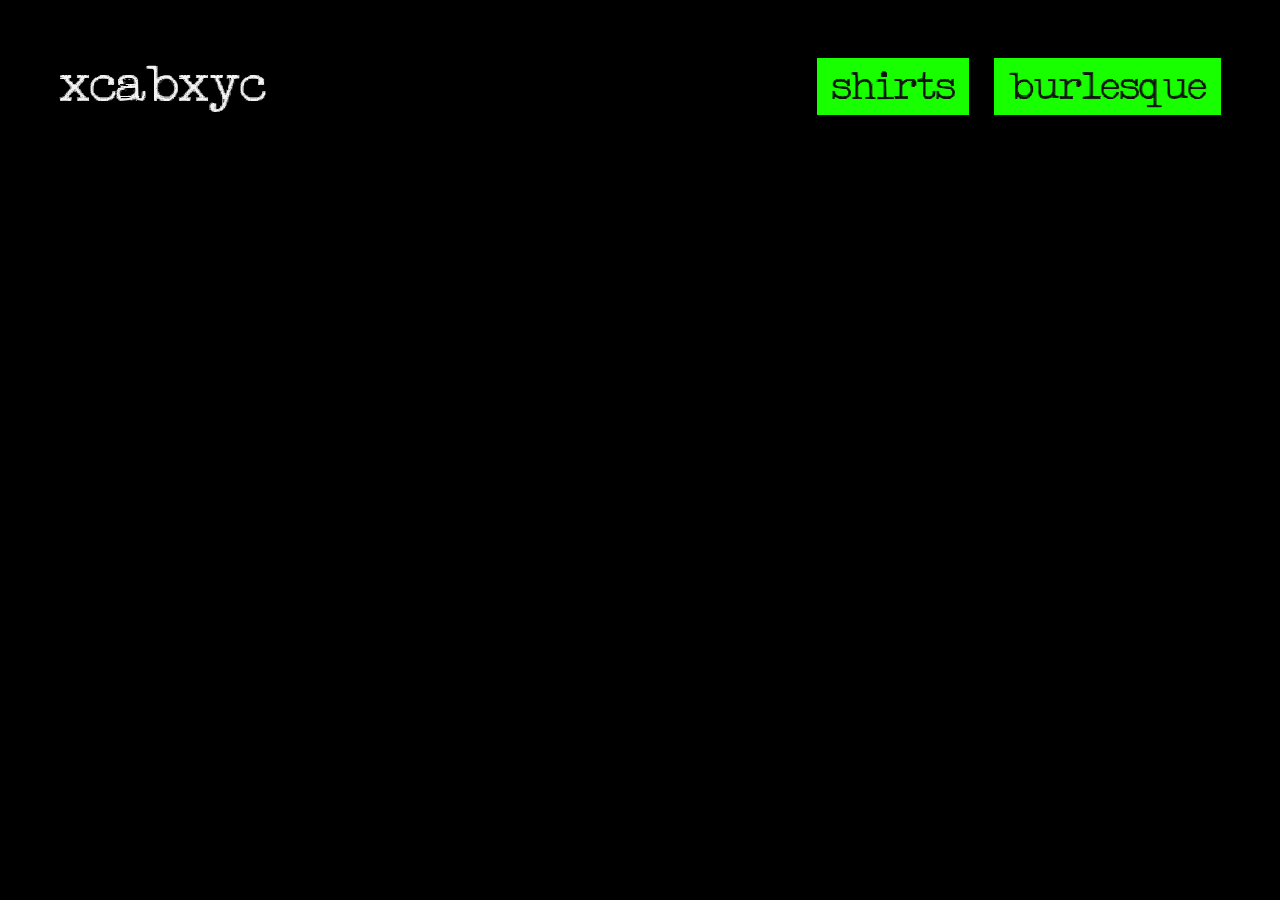
<file: index.html>
<!DOCTYPE html>
<html lang="en">
<head>
  <link rel="shortcut icon" href="/favicon.ico" />
  <meta charset="UTF-8" />
  <meta name="viewport" content="width=device-width, initial-scale=1.0" />
  <title>xcabxyc</title>
  <link rel="stylesheet" href="styles.css" />
</head>
<body>
  <main class="page">
    <h1 class="site-title">xcabxyc</h1>

    <nav class="button-row" aria-label="Main links">
      <a class="nav-button" href="https://xcab.xyz/shirts">shirts</a>
      <a class="nav-button" href="https://xcab.xyz/burlesque/" target="_blank" rel="noopener noreferrer">burlesque</a>
    </nav>
  </main>
</body>
</html>
</file>
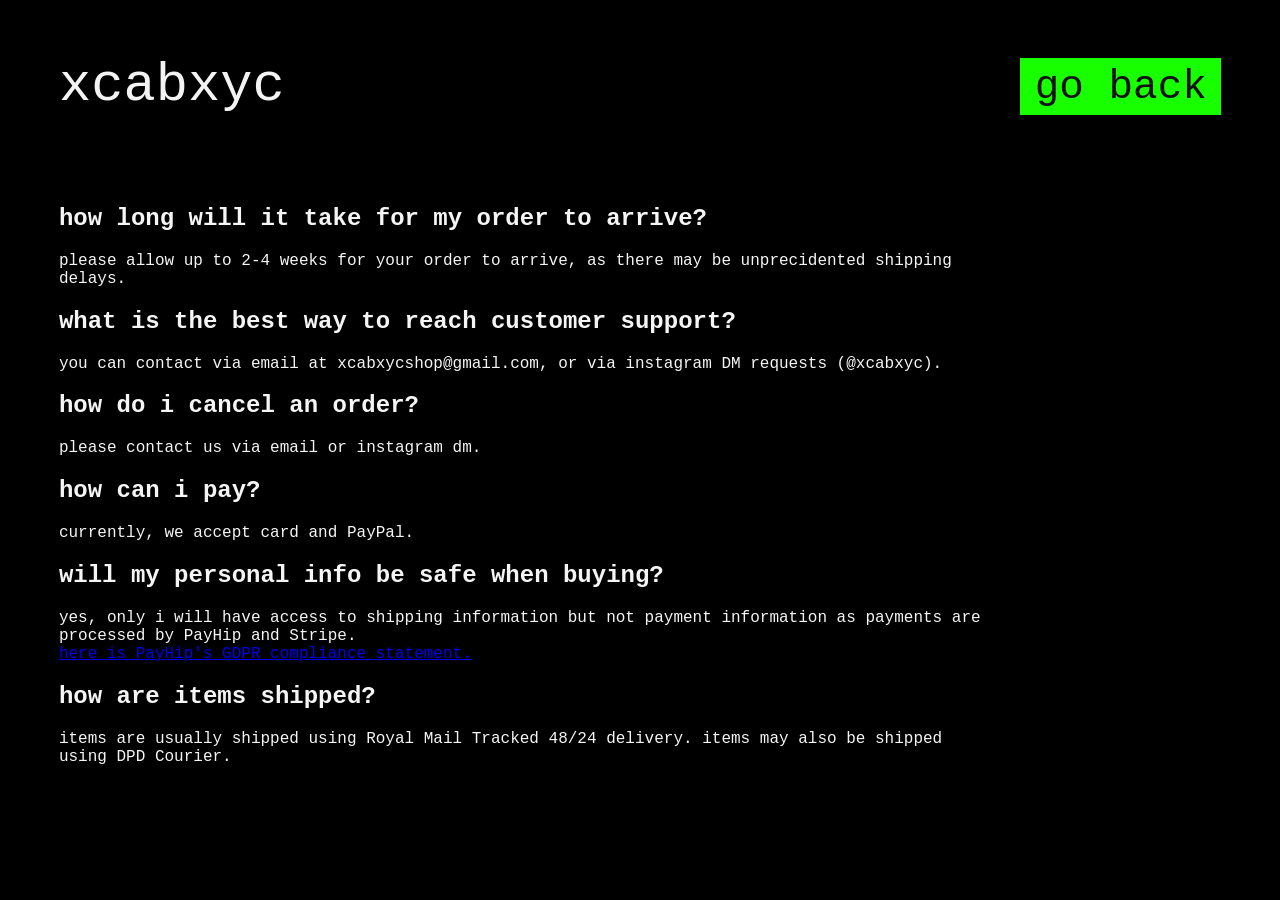
<file: shirts/faq/index.html>
<!DOCTYPE html>
<html lang="en">
<head>
  <link rel="shortcut icon" href="/favicon.ico" />
  <meta charset="UTF-8" />
  <meta name="viewport" content="width=device-width, initial-scale=1.0" />
  <title>xcabxyc faq</title>
  <link rel="stylesheet" href="styles.css" />
</head>
<body>
  <main class="page">
    <div class="left-column">
      <h1 class="site-title">xcabxyc</h1>

      <section class="faq-area" aria-label="FAQ content">
        <h2>how long will it take for my order to arrive?</h2>
        <p>please allow up to 2-4 weeks for your order to arrive, as there may be unprecidented shipping delays.</p>

        <h2>what is the best way to reach customer support?</h2>
        <p>you can contact via email at xcabxycshop@gmail.com, or via instagram DM requests (@xcabxyc).</p>
        
        <h2>how do i cancel an order?</h2>
        <p>please contact us via email or instagram dm.</p>

        <h2>how can i pay?</h2>
        <p>currently, we accept card and PayPal.</p>

        <h2>will my personal info be safe when buying?</h2>
        <p>yes, only i will have access to shipping information but not payment information as payments are processed by PayHip and Stripe.<br><a href="https://payhip.com/gdpr">here is PayHip's GDPR compliance statement.</a></p>

        <h2>how are items shipped?</h2>
        <p>items are usually shipped using Royal Mail Tracked 48/24 delivery. items may also be shipped using DPD Courier.</p>
      </section>
    </div>

    <nav class="button-row" aria-label="Main links">
      <a class="nav-button" href="https://xcab.xyz/shirts">go back</a>
    </nav>
  </main>
</body>
</html>
</file>
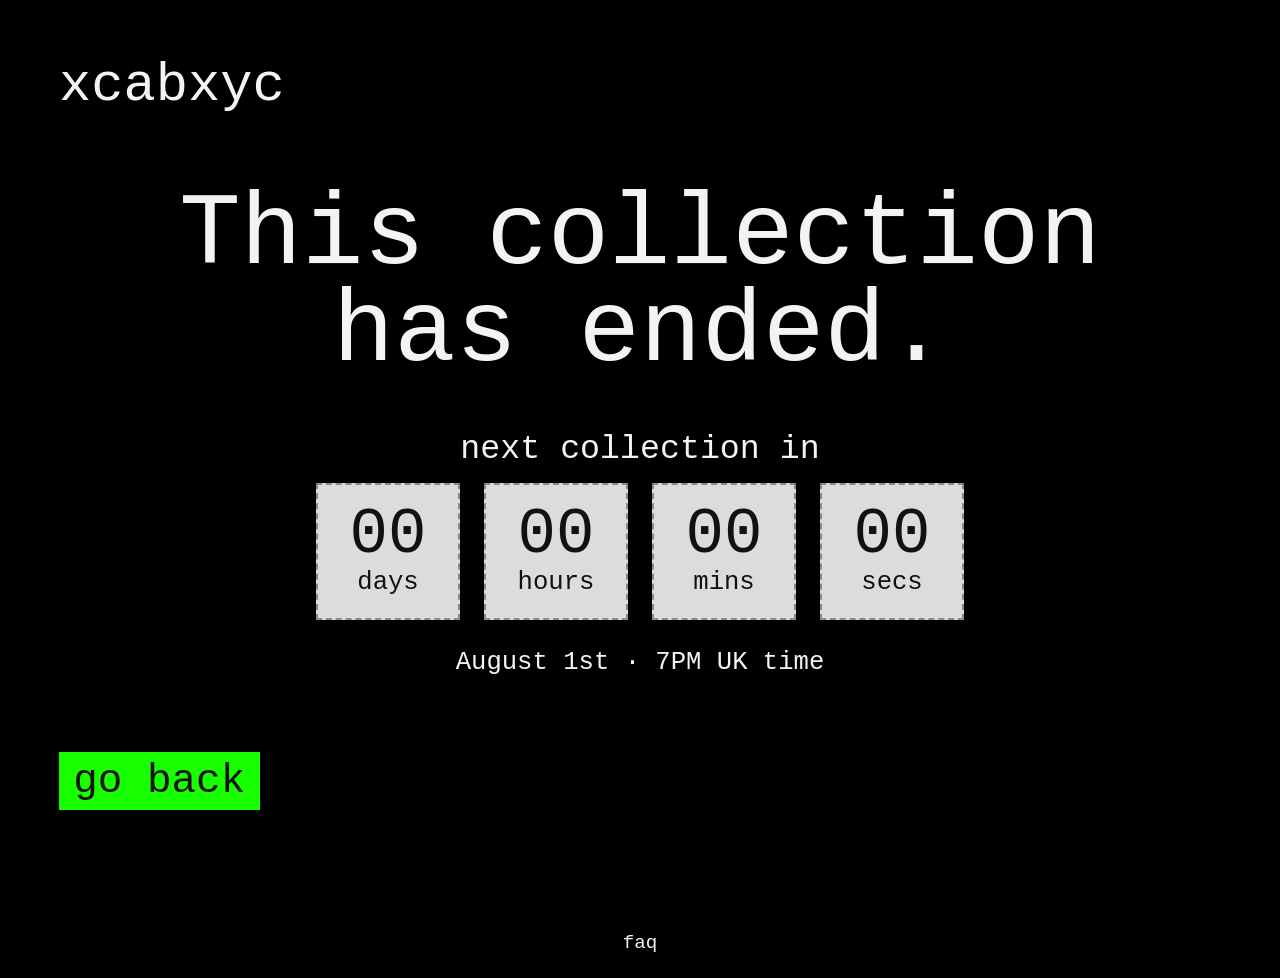
<file: shirts/Collection Ended Countdown Page.html>
<!DOCTYPE html>
<html lang="en">
<head>
  <link rel="shortcut icon" href="/favicon.ico" />
  <meta charset="UTF-8" />
  <meta name="viewport" content="width=device-width, initial-scale=1.0" />
  <title>xcabxyc</title>
  <style>
    @font-face {
      font-family: "Typeright";
      src: url("https://www.xcab.xyz/fonts/TypeRight.ttf") format("truetype");
      font-weight: normal;
      font-style: normal;
    }

    :root {
      --bg: #0000;
      --text: #f5f5f5;
      --green: #18ff00;
      --green-hover: #31ff1b;
      --shadow: rgba(0, 0, 0, 0.25);
      --title-font: "Typeright", "American Typewriter", "Courier New", monospace;
      --button-font: "Typeright", "American Typewriter", "Courier New", monospace;
    }

    * {
      box-sizing: border-box;
    }

    html,
    body {
      margin: 0;
      min-height: 100%;
      background: var(--bg);
      color: var(--text);
    }

    body {
      min-height: 100vh;
      font-family: var(--title-font);
    }

    .page {
      min-height: 100vh;
      width: 100%;
      padding: 4.2vw 4.6vw;
      display: flex;
      align-items: flex-start;
      justify-content: space-between;
      gap: 2rem;
      background: #000;
      flex-wrap: wrap;
    }

    .site-title {
      margin: 0;
      font-family: var(--title-font);
      font-weight: 400;
      font-size: clamp(2.4rem, 4.2vw, 4.4rem);
      line-height: 1;
      letter-spacing: 0;
      color: #f3f3f3;
      white-space: nowrap;
      padding-top: 0.1em;
    }

    .button-row {
      display: flex;
      align-items: flex-start;
      gap: clamp(0.75rem, 2vw, 2rem);
      padding-top: 0.3vw;
      flex-wrap: wrap;
      justify-content: flex-end;
    }

    .nav-button {
      appearance: none;
      display: inline-flex;
      align-items: center;
      justify-content: center;
      border: none;
      background: var(--green);
      color: #111;
      text-decoration: none;
      font-family: var(--button-font);
      font-size: clamp(1.85rem, 3.2vw, 3.5rem);
      line-height: 1;
      padding: 0.22em 0.35em 0.18em;
      box-shadow: 0 0 0 1px rgba(0,0,0,0.15), 0 1px 0 var(--shadow);
      transition: transform 120ms ease, background-color 120ms ease;
      white-space: nowrap;
      -webkit-tap-highlight-color: transparent;
    }

    .nav-button:hover,
    .nav-button:focus-visible {
      background: var(--green-hover);
      transform: translateY(-1px);
      outline: none;
    }

    .nav-button:active {
      transform: translateY(0);
    }

    .left-column {
      display: flex;
      flex-direction: column;
      align-items: flex-start;
      flex: 1 1 100%;
    }

    .collection-ended {
      width: 100%;
      min-height: 55vh;
      margin-top: 4.5rem;
      display: flex;
      flex-direction: column;
      align-items: center;
      justify-content: center;
      text-align: center;
      color: #f3f3f3;
      font-family: var(--title-font);
    }

    .ended-message {
      margin: 0;
      font-family: var(--title-font);
      font-weight: 400;
      font-size: clamp(3rem, 8vw, 8rem);
      line-height: 0.95;
      letter-spacing: 0;
      color: #f3f3f3;
    }

    .countdown-wrap {
      margin-top: clamp(2rem, 4vw, 4rem);
      display: flex;
      flex-direction: column;
      align-items: center;
      gap: 1rem;
    }

    .countdown-label {
      margin: 0;
      font-family: var(--button-font);
      font-size: clamp(1.4rem, 2.6vw, 2.4rem);
      line-height: 1;
      color: #f3f3f3;
    }

    .countdown {
      display: flex;
      justify-content: center;
      align-items: stretch;
      gap: clamp(0.75rem, 2vw, 1.5rem);
      flex-wrap: wrap;
    }

    .countdown-unit {
      min-width: clamp(5rem, 12vw, 9rem);
      background: #dcdcdc;
      color: #111;
      border: 2px dashed #8a8a8a;
      padding: clamp(0.8rem, 2vw, 1.4rem) clamp(0.7rem, 1.6vw, 1.2rem);
      display: flex;
      flex-direction: column;
      align-items: center;
      justify-content: center;
      box-shadow: 0 1px 0 var(--shadow);
    }

    .countdown-number {
      font-family: var(--button-font);
      font-size: clamp(2.3rem, 5vw, 5rem);
      line-height: 0.9;
      color: #111;
    }

    .countdown-text {
      margin-top: 0.35rem;
      font-family: var(--button-font);
      font-size: clamp(1rem, 2vw, 1.7rem);
      line-height: 1;
      color: #111;
    }

    .countdown-date {
      margin: 0.8rem 0 0;
      font-family: var(--button-font);
      font-size: clamp(1.1rem, 2vw, 1.7rem);
      line-height: 1.1;
      color: #f3f3f3;
    }

    .faq-footer {
      width: 100%;
      padding: 2rem 1rem 1.5rem;
      text-align: center;
      background: #000;
    }

    .faq-footer a {
      color: #f3f3f3;
      font-family: var(--button-font);
      font-size: clamp(1rem, 1.5vw, 1.35rem);
      text-decoration: none;
    }

    .faq-footer a:hover,
    .faq-footer a:focus-visible {
      color: var(--green);
      outline: none;
    }

    @media (max-width: 700px) {
      .page {
        min-height: 100vh;
        padding: 1.5rem 1rem;
        flex-direction: row;
        align-items: flex-start;
        justify-content: space-between;
        gap: 1rem;
      }

      .site-title {
        font-size: clamp(2rem, 8vw, 2.8rem);
        line-height: 1;
        margin: 0;
        white-space: nowrap;
      }

      .button-row {
        display: flex;
        flex-direction: row;
        align-items: flex-start;
        justify-content: flex-end;
        gap: 0.5rem;
        flex-wrap: nowrap;
      }

      .nav-button {
        font-size: clamp(1rem, 4.5vw, 1.5rem);
        padding: 0.25em 0.4em 0.2em;
        line-height: 1;
        white-space: nowrap;
      }

      .collection-ended {
        min-height: 62vh;
        margin-top: 3rem;
      }

      .ended-message {
        font-size: clamp(3rem, 15vw, 5.5rem);
      }

      .countdown {
        gap: 0.65rem;
      }

      .countdown-unit {
        min-width: calc(50% - 0.65rem);
      }
    }
  </style>
</head>
<body>
  <main class="page">
    <div class="left-column">
      <h1 class="site-title">xcabxyc</h1>

      <section class="collection-ended" aria-label="Collection ended notice">
        <h2 class="ended-message">This collection has ended.</h2>

        <div class="countdown-wrap" aria-label="Countdown to August 1st, 7PM UK time">
          <p class="countdown-label">next collection in</p>

          <div class="countdown">
            <div class="countdown-unit">
              <span class="countdown-number" id="days">00</span>
              <span class="countdown-text">days</span>
            </div>
            <div class="countdown-unit">
              <span class="countdown-number" id="hours">00</span>
              <span class="countdown-text">hours</span>
            </div>
            <div class="countdown-unit">
              <span class="countdown-number" id="minutes">00</span>
              <span class="countdown-text">mins</span>
            </div>
            <div class="countdown-unit">
              <span class="countdown-number" id="seconds">00</span>
              <span class="countdown-text">secs</span>
            </div>
          </div>

          <p class="countdown-date">August 1st · 7PM UK time</p>
        </div>
      </section>
    </div>

    <nav class="button-row" aria-label="Main links">
      <a class="nav-button" href="https://xcab.xyz">go back</a>
    </nav>
  </main>

  <footer class="faq-footer">
    <a href="https://www.xcab.xyz/shirts/faq/">faq</a>
  </footer>

  <script>
    const targetDate = new Date("2026-08-01T18:00:00Z");

    function pad(value) {
      return String(value).padStart(2, "0");
    }

    function updateCountdown() {
      const now = new Date();
      const distance = targetDate.getTime() - now.getTime();

      if (distance <= 0) {
        document.getElementById("days").textContent = "00";
        document.getElementById("hours").textContent = "00";
        document.getElementById("minutes").textContent = "00";
        document.getElementById("seconds").textContent = "00";
        return;
      }

      const days = Math.floor(distance / (1000 * 60 * 60 * 24));
      const hours = Math.floor((distance / (1000 * 60 * 60)) % 24);
      const minutes = Math.floor((distance / (1000 * 60)) % 60);
      const seconds = Math.floor((distance / 1000) % 60);

      document.getElementById("days").textContent = pad(days);
      document.getElementById("hours").textContent = pad(hours);
      document.getElementById("minutes").textContent = pad(minutes);
      document.getElementById("seconds").textContent = pad(seconds);
    }

    updateCountdown();
    setInterval(updateCountdown, 1000);
  </script>
</body>
</html>
</file>
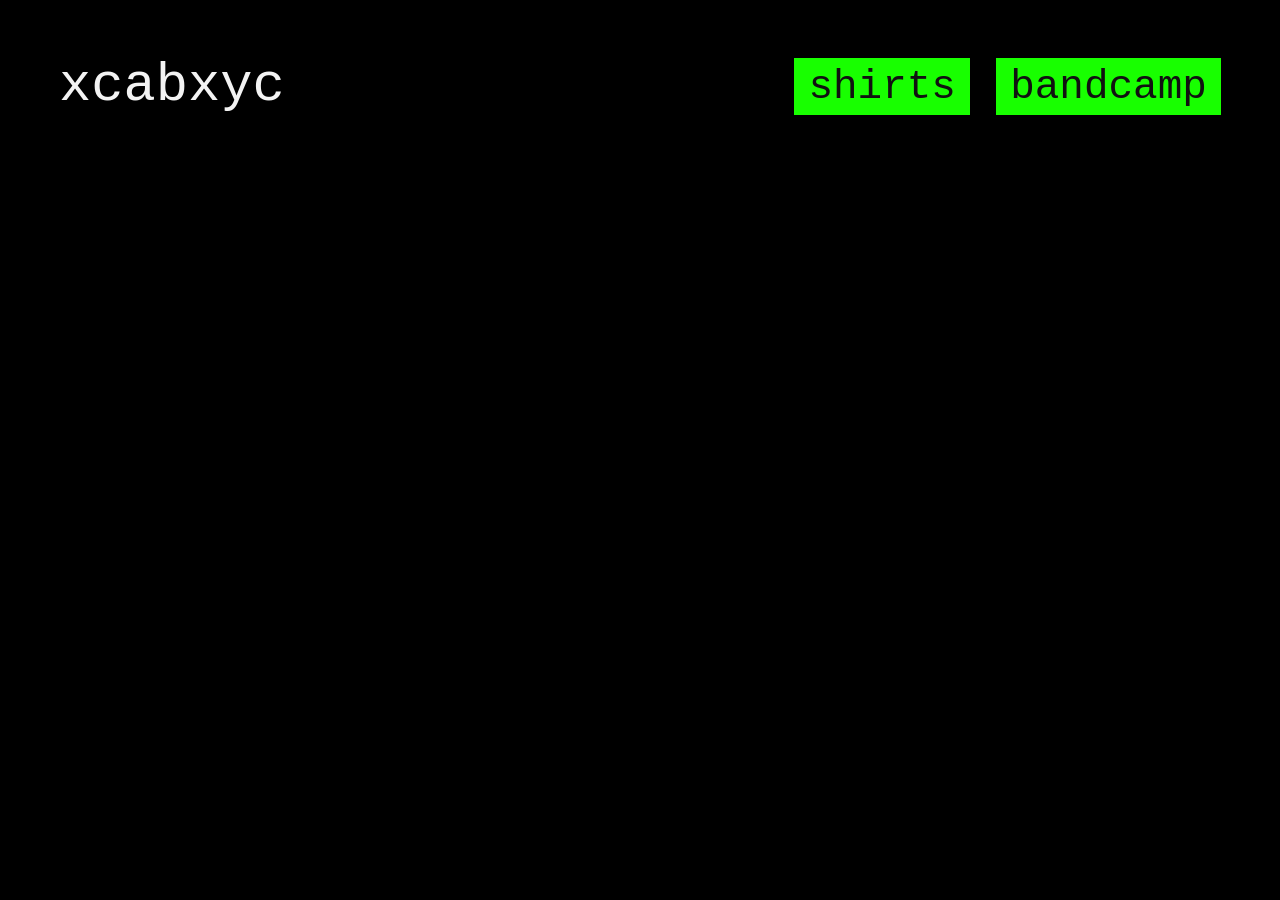
<file: shirts/index-2.html>
<!DOCTYPE html>
<html lang="en">
<head>
  <meta charset="UTF-8" />
  <meta name="viewport" content="width=device-width, initial-scale=1.0" />
  <title>xcabxyc</title>
  <link rel="stylesheet" href="styles.css" />
</head>
<body>
  <main class="page">
    <h1 class="site-title">xcabxyc</h1>

    <nav class="button-row" aria-label="Main links">
      <a class="nav-button" href="https://xcab.xyz/shirts" target="_blank" rel="noopener noreferrer">shirts</a>
      <a class="nav-button" href="https://dayexso.bandcamp.com" target="_blank" rel="noopener noreferrer">bandcamp</a>
    </nav>
  </main>
</body>
</html>
</file>
<file: styles.css>
@font-face {
  font-family: "Typeright";
  src: url("fonts/TypeRight.ttf") format("truetype");
  font-weight: normal;
  font-style: normal;
}

:root {
  --bg: #000000;
  --text: #f5f5f5;
  --green: #18ff00;
  --green-hover: #31ff1b;
  --shadow: rgba(0, 0, 0, 0.25);
  --title-font: "Typeright", "American Typewriter", "Courier New", monospace;
  --button-font: "Typeright", "American Typewriter", "Courier New", monospace;
}

* {
  box-sizing: border-box;
}

html,
body {
  margin: 0;
  min-height: 100%;
  background: var(--bg);
  color: var(--text);
}

body {
  min-height: 100vh;
  font-family: var(--title-font);
}

.page {
  min-height: 100vh;
  width: 100%;
  padding: 4.2vw 4.6vw;
  display: flex;
  align-items: flex-start;
  justify-content: space-between;
  gap: 2rem;
  background: #000;
}

.site-title {
  margin: 0;
  font-family: var(--title-font);
  font-weight: 400;
  font-size: clamp(2.4rem, 4.2vw, 4.4rem);
  line-height: 1;
  letter-spacing: 0;
  color: #f3f3f3;
  white-space: nowrap;
  padding-top: 0.1em;
}

.button-row {
  display: flex;
  align-items: flex-start;
  gap: clamp(0.75rem, 2vw, 2rem);
  padding-top: 0.3vw;
  flex-wrap: wrap;
  justify-content: flex-end;
}

.nav-button {
  appearance: none;
  display: inline-flex;
  align-items: center;
  justify-content: center;
  border: none;
  background: var(--green);
  color: #111;
  text-decoration: none;
  font-family: var(--button-font);
  font-size: clamp(1.85rem, 3.2vw, 3.5rem);
  line-height: 1;
  padding: 0.22em 0.35em 0.18em;
  box-shadow: 0 0 0 1px rgba(0,0,0,0.15), 0 1px 0 var(--shadow);
  transition: transform 120ms ease, background-color 120ms ease;
  white-space: nowrap;
  -webkit-tap-highlight-color: transparent;
}

.nav-button:hover,
.nav-button:focus-visible {
  background: var(--green-hover);
  transform: translateY(-1px);
  outline: none;
}

.nav-button:active {
  transform: translateY(0);
}

@media (max-width: 700px) {
  .page {
    min-height: 100vh;
    padding: 1.5rem 1rem;

    /* KEEP horizontal layout */
    flex-direction: row;
    align-items: flex-start;
    justify-content: space-between;
    gap: 1rem;
  }

  .site-title {
    font-size: clamp(2rem, 8vw, 2.8rem);
    line-height: 1;
    margin: 0;
    white-space: nowrap;
  }

  .button-row {
    display: flex;
    flex-direction: row;
    align-items: flex-start;
    justify-content: flex-end;
    gap: 0.5rem;
    flex-wrap: nowrap;
  }

  .nav-button {
    font-size: clamp(1rem, 4.5vw, 1.5rem);
    padding: 0.25em 0.4em 0.2em;
    line-height: 1;
    white-space: nowrap;
  }
}

.page {
  flex-wrap: wrap;
}
</file>
<file: shirts/faq/styles.css>
@font-face {
  font-family: "Typeright";
  src: url("https://www.xcab.xyz/fonts/TypeRight.ttf") format("truetype");
  font-weight: normal;
  font-style: normal;
}

:root {
  --bg: #000000;
  --text: #f5f5f5;
  --green: #18ff00;
  --green-hover: #31ff1b;
  --shadow: rgba(0, 0, 0, 0.25);
  --title-font: "Typeright", "American Typewriter", "Courier New", monospace;
  --button-font: "Typeright", "American Typewriter", "Courier New", monospace;
}

* {
  box-sizing: border-box;
}

html,
body {
  margin: 0;
  min-height: 100%;
  background: var(--bg);
  color: var(--text);
}

body {
  min-height: 100vh;
  font-family: var(--title-font);
}

.page {
  min-height: 100vh;
  width: 100%;
  padding: 4.2vw 4.6vw;
  display: flex;
  align-items: flex-start;
  justify-content: space-between;
  gap: 2rem;
  background: #000;
}

.left-column {
  display: flex;
  flex-direction: column;
  align-items: flex-start;
}

.site-title {
  margin: 0;
  font-family: var(--title-font);
  font-weight: 400;
  font-size: clamp(2.4rem, 4.2vw, 4.4rem);
  line-height: 1;
  letter-spacing: 0;
  color: #f3f3f3;
  white-space: nowrap;
  padding-top: 0.1em;
}

.button-row {
  display: flex;
  align-items: flex-start;
  gap: clamp(0.75rem, 2vw, 2rem);
  padding-top: 0.3vw;
  flex-wrap: wrap;
  justify-content: flex-end;
}

.nav-button {
  appearance: none;
  display: inline-flex;
  align-items: center;
  justify-content: center;
  border: none;
  background: var(--green);
  color: #111;
  text-decoration: none;
  font-family: var(--button-font);
  font-size: clamp(1.85rem, 3.2vw, 3.5rem);
  line-height: 1;
  padding: 0.22em 0.35em 0.18em;
  box-shadow: 0 0 0 1px rgba(0,0,0,0.15), 0 1px 0 var(--shadow);
  transition: transform 120ms ease, background-color 120ms ease;
  white-space: nowrap;
  -webkit-tap-highlight-color: transparent;
}

.nav-button:hover,
.nav-button:focus-visible {
  background: var(--green-hover);
  transform: translateY(-1px);
  outline: none;
}

.nav-button:active {
  transform: translateY(0);
}

.faq-area {
  margin-top: 4.5rem;
  min-height: 20rem;
}

@media (max-width: 700px) {
  .page {
    min-height: 100vh;
    padding: 1.5rem 1rem;
    flex-direction: row;
    align-items: flex-start;
    justify-content: space-between;
    gap: 1rem;
  }

  .site-title {
    font-size: clamp(2rem, 8vw, 2.8rem);
    line-height: 1;
    margin: 0;
    white-space: nowrap;
  }

  .button-row {
    display: flex;
    flex-direction: row;
    align-items: flex-start;
    justify-content: flex-end;
    gap: 0.5rem;
    flex-wrap: nowrap;
  }

  .nav-button {
    font-size: clamp(1rem, 4.5vw, 1.5rem);
    padding: 0.25em 0.4em 0.2em;
    line-height: 1;
    white-space: nowrap;
  }

  .faq-area {
    margin-top: 3rem;
  }
}
</file>
<file: shirts/styles.css>
@font-face {
  font-family: "Typeright";
  src: url("https://www.xcab.xyz/fonts/TypeRight.ttf") format("truetype");
  font-weight: normal;
  font-style: normal;
}

:root {
  --bg: #0000;
  --text: #f5f5f5;
  --green: #18ff00;
  --green-hover: #31ff1b;
  --shadow: rgba(0, 0, 0, 0.25);
  --title-font: "Typeright", "American Typewriter", "Courier New", monospace;
  --button-font: "Typeright", "American Typewriter", "Courier New", monospace;
}

* {
  box-sizing: border-box;
}

html,
body {
  margin: 0;
  min-height: 100%;
  background: var(--bg);
  color: var(--text);
}

body {
  min-height: 100vh;
  font-family: var(--title-font);
}

.page {
  min-height: 100vh;
  width: 100%;
  padding: 4.2vw 4.6vw;
  display: flex;
  align-items: flex-start;
  justify-content: space-between;
  gap: 2rem;
  background: #000;
}

.site-title {
  margin: 0;
  font-family: var(--title-font);
  font-weight: 400;
  font-size: clamp(2.4rem, 4.2vw, 4.4rem);
  line-height: 1;
  letter-spacing: 0;
  color: #f3f3f3;
  white-space: nowrap;
  padding-top: 0.1em;
}

.button-row {
  display: flex;
  align-items: flex-start;
  gap: clamp(0.75rem, 2vw, 2rem);
  padding-top: 0.3vw;
  flex-wrap: wrap;
  justify-content: flex-end;
}

.nav-button {
  appearance: none;
  display: inline-flex;
  align-items: center;
  justify-content: center;
  border: none;
  background: var(--green);
  color: #111;
  text-decoration: none;
  font-family: var(--button-font);
  font-size: clamp(1.85rem, 3.2vw, 3.5rem);
  line-height: 1;
  padding: 0.22em 0.35em 0.18em;
  box-shadow: 0 0 0 1px rgba(0,0,0,0.15), 0 1px 0 var(--shadow);
  transition: transform 120ms ease, background-color 120ms ease;
  white-space: nowrap;
  -webkit-tap-highlight-color: transparent;
}

.nav-button:hover,
.nav-button:focus-visible {
  background: var(--green-hover);
  transform: translateY(-1px);
  outline: none;
}

.nav-button:active {
  transform: translateY(0);
}

@media (max-width: 700px) {
  .page {
    min-height: 100vh;
    padding: 1.5rem 1rem;

    /* KEEP horizontal layout */
    flex-direction: row;
    align-items: flex-start;
    justify-content: space-between;
    gap: 1rem;
  }

  .site-title {
    font-size: clamp(2rem, 8vw, 2.8rem);
    line-height: 1;
    margin: 0;
    white-space: nowrap;
  }

.shipping-notice {
  margin: 0.45rem 0 0;
  display: inline-flex;
  align-items: center;
  justify-content: center;
  background: var(--green);
  color: #111;
  font-family: var(--button-font);
  font-size: clamp(1rem, 1.55vw, 1.55rem);
  line-height: 1;
  padding: 0.22em 0.35em 0.18em;
  box-shadow: 0 0 0 1px rgba(0,0,0,0.15), 0 1px 0 var(--shadow);
  white-space: nowrap;
}
  
  .button-row {
    display: flex;
    flex-direction: row;
    align-items: flex-start;
    justify-content: flex-end;
    gap: 0.5rem;
    flex-wrap: nowrap;
  }

  .nav-button {
    font-size: clamp(1rem, 4.5vw, 1.5rem);
    padding: 0.25em 0.4em 0.2em;
    line-height: 1;
    white-space: nowrap;
  }
}

.page {
  flex-wrap: wrap;
}

.products-grid {
  display: flex;
  flex-wrap: wrap;
  align-items: flex-start;
  gap: clamp(1.8rem, 3vw, 3rem);
  margin-top: 4.5rem;
  margin-left: 0.5rem;
}

.product-block {
  width: min(360px, 90vw);
  display: flex;
  flex-direction: column;
  align-items: center;
  gap: 1.5rem;
}

.product-image {
  display: block;
  width: min(320px, 100%);
  max-width: 80vw;
  height: auto;
}

.product-card {
  background: #0a0a0a;
  color: var(--text);
  border: 2px dashed var(--green);
  padding: 1.4rem 1.2rem 1.2rem;
  display: flex;
  align-items: flex-end;
  justify-content: space-between;
  gap: 0.8rem;
  width: 100%;
  max-width: 360px;
}

.product-info {
  display: flex;
  flex-direction: column;
  gap: 0.2rem;
}

.product-title {
  margin: 0;
  font-family: var(--button-font);
  font-size: clamp(1.8rem, 3vw, 2.7rem);
  font-weight: normal;
  line-height: 0.95;
  color: var(--text);
}

.product-price {
  margin: 0;
  font-family: var(--button-font);
  font-size: clamp(1.8rem, 2.8vw, 2.4rem);
  line-height: 1;
  color: var(--green);
}

.product-buy {
  display: flex;
  align-items: flex-end;
}

.payhip-buy-button {
  display: inline-flex;
  align-items: center;
  justify-content: center;

  background: linear-gradient(to bottom, #8edc72 0%, #6fbd55 100%);
  color: #ffff;
  text-decoration: none;

  border: 1px solid #5ba447;
  border-radius: 4px;

  font-family: Arial, sans-serif;
  font-size: 0.82rem;
  font-weight: 700;
  line-height: 1;

  padding: 0.8em 1em;
  white-space: nowrap;

  box-shadow:
    inset 0 1px 0 rgba(255, 255, 255, 0.45),
    0 1px 2px rgba(0, 0, 0, 0.25);

  cursor: pointer;
}

.payhip-buy-button:hover,
.payhip-buy-button:focus-visible {
  background: linear-gradient(to bottom, #9be881 0%, #76c65b 100%);
  outline: none;
}

.payhip-buy-button:active {
  background: linear-gradient(to bottom, #68b24f 0%, #7dcc62 100%);
  box-shadow:
    inset 0 1px 3px rgba(0, 0, 0, 0.25),
    0 1px 1px rgba(0, 0, 0, 0.2);
}

.product-details {
  background: #0a0a0a;
  color: var(--text);
  border: 2px dashed var(--green);
  padding: 1.2rem 1.2rem 1.3rem;
  width: 100%;
  max-width: 360px;
  display: flex;
  flex-direction: column;
  gap: 0.55rem;
}

.product-details p {
  margin: 0;
  position: relative;
  padding-left: 1.15em;
  font-family: var(--button-font);
  font-size: clamp(0.95rem, 1.6vw, 1.15rem);
  line-height: 1.35;
  letter-spacing: 0.01em;
  color: #e8e8e8;
}

.product-details p::before {
  content: ">";
  position: absolute;
  left: 0;
  color: var(--green);
  font-weight: 400;
}

.left-column {
  display: flex;
  flex-direction: column;
  align-items: flex-start;
}

.size-select {
  background: #ffff;
  color: #111;
  border: 1px solid #999;
  font-family: Arial, sans-serif;
  font-size: 0.82rem;
  font-weight: 700;
  padding: 0.8em 0.75em;
  border-radius: 2px;
}

.product-buy {
  display: flex;
  align-items: flex-end;
  gap: 0.6rem;
}

.payhip-buy-button.disabled {
  opacity: 0.45;
  cursor: not-allowed;
}


@media (max-width: 700px) {
  .products-grid {
    gap: 2rem;
    margin-top: 3rem;
    margin-left: 0;
  }

  .product-card,
  .product-details {
    max-width: 90vw;
  }

  .product-buy {
    flex-wrap: wrap;
  }
}

.faq-footer {
  width: 100%;
  padding: 2rem 1rem 1.5rem;
  text-align: center;
  background: #000;
}

.faq-footer a {
  color: #f3f3f3;
  font-family: var(--button-font);
  font-size: clamp(1rem, 1.5vw, 1.35rem);
  text-decoration: none;
}

.faq-footer a:hover,
.faq-footer a:focus-visible {
  color: var(--green);
  outline: none;
}
</file>
